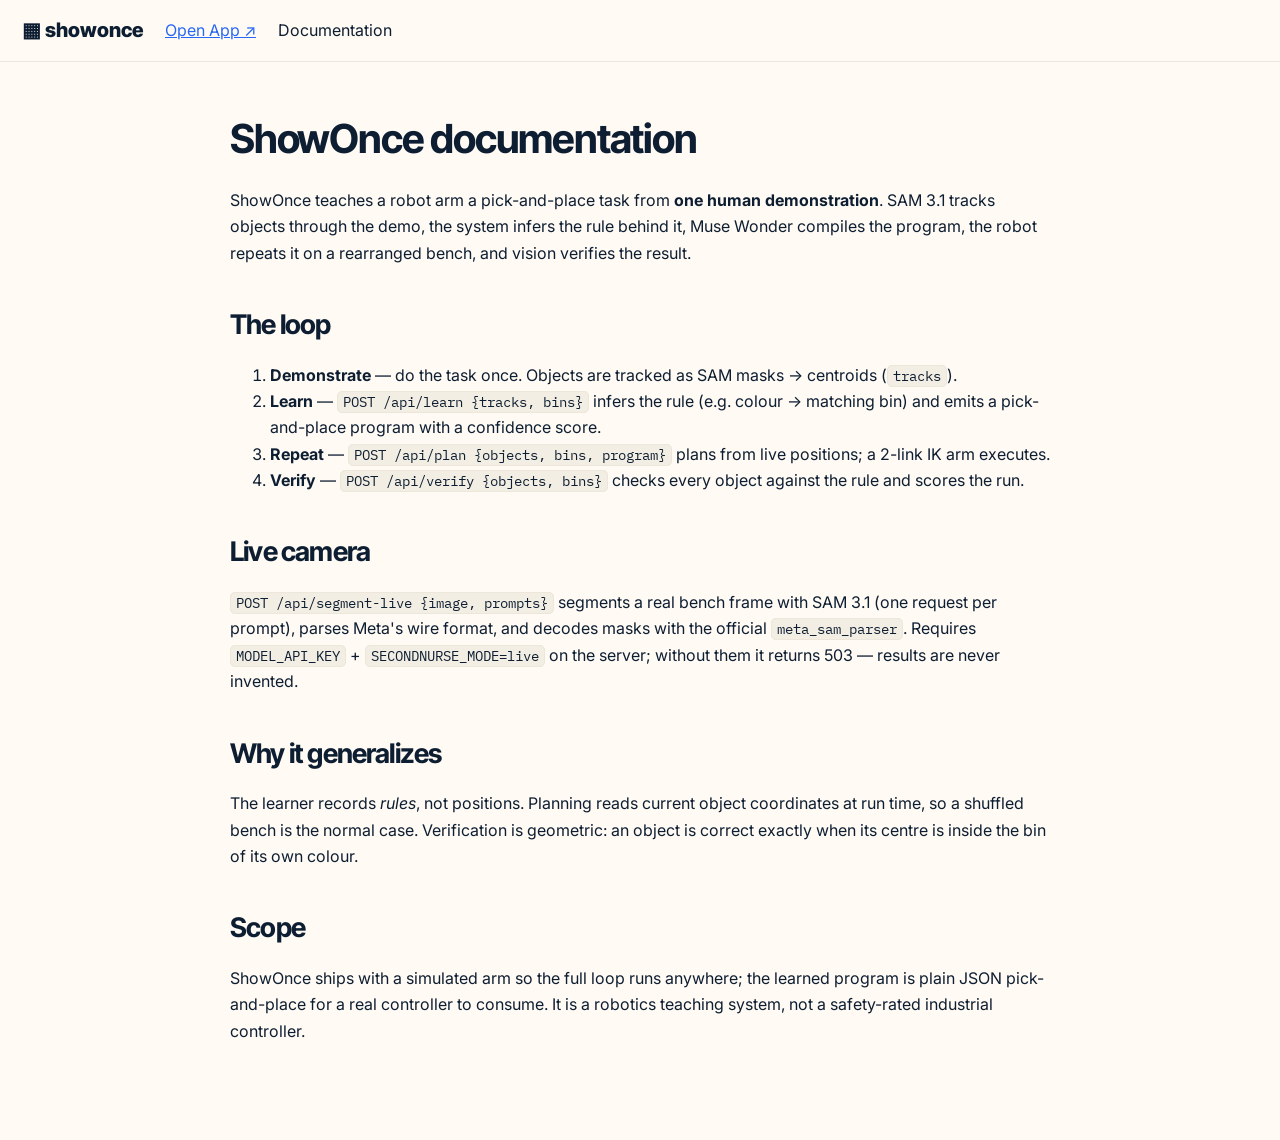
<file: docs/index.html>
<!doctype html>
<html lang="en"><head><meta charset="utf-8"><meta name="viewport" content="width=device-width,initial-scale=1">
<title>ShowOnce Docs</title>
<link href="https://fonts.googleapis.com/css2?family=Inter+Tight:wght@700;800&family=Inter:wght@400;500;600&family=IBM+Plex+Mono:wght@400&display=swap" rel="stylesheet">
<style>
body{margin:0;background:#FFFBF4;color:#0E1E32;font-family:Inter,system-ui,sans-serif;line-height:1.65}
header{position:sticky;top:0;background:#FFFBF4;border-bottom:1px solid #EDE6DA;padding:14px 22px;display:flex;gap:22px;align-items:center}
a{color:#2667F5} .wrap{max-width:820px;margin:0 auto;padding:28px 22px 80px}
h1,h2{font-family:"Inter Tight",Inter,sans-serif;letter-spacing:-.03em;line-height:1.08}
h1{font-size:40px} h2{font-size:27px;margin-top:44px}
code{font-family:"IBM Plex Mono",monospace;background:#F3EEE3;border:1px solid #EDE6DA;border-radius:5px;padding:1px 5px;font-size:.86em}
pre{background:#0E1E32;color:#DCE6F7;border-radius:12px;padding:16px;overflow:auto}
pre code{background:none;border:0;color:inherit}
table{border-collapse:collapse;width:100%;font-size:14px} th,td{border:1px solid #EDE6DA;padding:8px 11px;text-align:left}
.logo{font-family:"Inter Tight";font-weight:800;font-size:20px;color:#0E1E32;text-decoration:none}
</style></head><body>
<header><a class="logo" href="../">▦ showonce</a><a href="../">Open App ↗</a><span>Documentation</span></header>
<main class="wrap">
<h1>ShowOnce documentation</h1>
<p>ShowOnce teaches a robot arm a pick-and-place task from <strong>one human demonstration</strong>. SAM 3.1 tracks objects through the demo, the system infers the rule behind it, Muse Wonder compiles the program, the robot repeats it on a rearranged bench, and vision verifies the result.</p>
<h2>The loop</h2>
<ol>
<li><strong>Demonstrate</strong> — do the task once. Objects are tracked as SAM masks → centroids (<code>tracks</code>).</li>
<li><strong>Learn</strong> — <code>POST /api/learn {tracks, bins}</code> infers the rule (e.g. colour → matching bin) and emits a pick-and-place program with a confidence score.</li>
<li><strong>Repeat</strong> — <code>POST /api/plan {objects, bins, program}</code> plans from live positions; a 2-link IK arm executes.</li>
<li><strong>Verify</strong> — <code>POST /api/verify {objects, bins}</code> checks every object against the rule and scores the run.</li>
</ol>
<h2>Live camera</h2>
<p><code>POST /api/segment-live {image, prompts}</code> segments a real bench frame with SAM 3.1 (one request per prompt), parses Meta's wire format, and decodes masks with the official <code>meta_sam_parser</code>. Requires <code>MODEL_API_KEY</code> + <code>SECONDNURSE_MODE=live</code> on the server; without them it returns 503 — results are never invented.</p>
<h2>Why it generalizes</h2>
<p>The learner records <em>rules</em>, not positions. Planning reads current object coordinates at run time, so a shuffled bench is the normal case. Verification is geometric: an object is correct exactly when its centre is inside the bin of its own colour.</p>
<h2>Scope</h2>
<p>ShowOnce ships with a simulated arm so the full loop runs anywhere; the learned program is plain JSON pick-and-place for a real controller to consume. It is a robotics teaching system, not a safety-rated industrial controller.</p>
</main></body></html>
</file>
